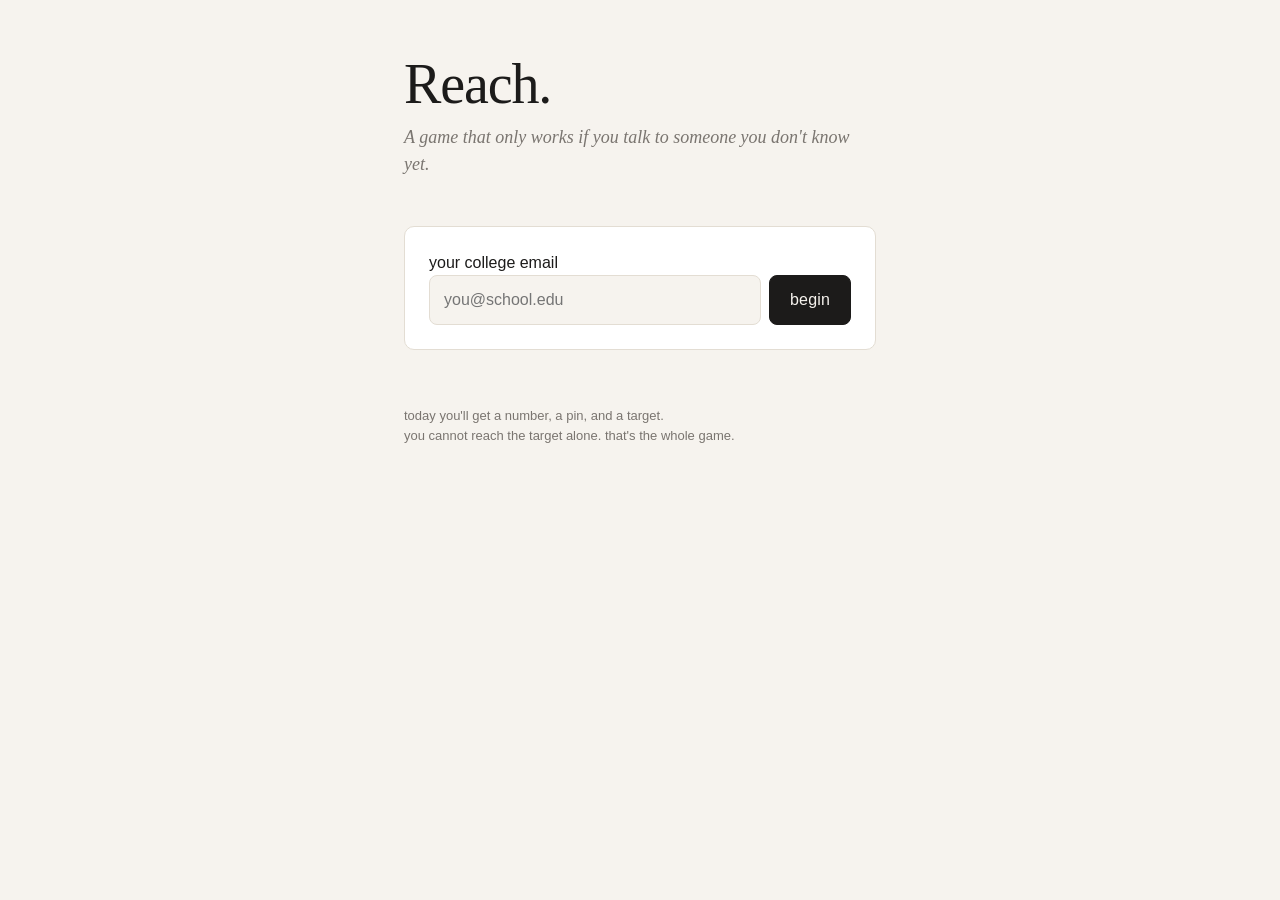
<file: index.html>
<!doctype html>
<html lang="en">
<head>
  <meta charset="utf-8" />
  <meta name="viewport" content="width=device-width, initial-scale=1" />
  <title>Reach</title>
  <link rel="stylesheet" href="css/styles.css?v=3" />
</head>
<body class="landing">
  <main>
    <header>
      <h1>Reach.</h1>
      <p class="tagline">A game that only works if you talk to someone you don't know yet.</p>
    </header>

    <section class="card">
      <label for="email">your college email</label>
      <form id="signin">
        <input id="email" name="email" type="email" autocomplete="email"
               placeholder="you@school.edu" required />
        <button type="submit">begin</button>
      </form>
      <p id="error" class="error" hidden></p>
    </section>

    <footer>
      <p>today you'll get a number, a pin, and a target.<br/>
         you cannot reach the target alone. that's the whole game.</p>
    </footer>
  </main>
  <script src="js/identity.js?v=3"></script>
  <script src="js/storage.js?v=3"></script>
  <script src="js/landing.js?v=3"></script>
</body>
</html>
</file>
<file: css/styles.css>
:root {
  --bg: #f6f3ee;
  --ink: #1c1b1a;
  --muted: #7a7570;
  --line: #e3ddd3;
  --accent: #c4502b;
  --good: #3f7d3f;
  --bad: #a23c2a;
  --serif: "Iowan Old Style", "Palatino", "Georgia", serif;
  --sans: -apple-system, BlinkMacSystemFont, "Inter", "Helvetica Neue", sans-serif;
  --mono: "SF Mono", "Menlo", "Consolas", monospace;
}

* { box-sizing: border-box; }

html, body {
  margin: 0;
  padding: 0;
  background: var(--bg);
  color: var(--ink);
  font-family: var(--sans);
  font-size: 16px;
  line-height: 1.5;
  -webkit-font-smoothing: antialiased;
}

main {
  max-width: 520px;
  margin: 0 auto;
  padding: 56px 24px 80px;
}

h1 {
  font-family: var(--serif);
  font-weight: 500;
  font-size: 56px;
  line-height: 1;
  letter-spacing: -0.02em;
  margin: 0 0 12px;
}

h2 {
  font-family: var(--serif);
  font-weight: 500;
  font-size: 20px;
  letter-spacing: -0.01em;
  margin: 0 0 4px;
}

p { margin: 0 0 12px; }

.tagline {
  font-family: var(--serif);
  font-style: italic;
  font-size: 18px;
  color: var(--muted);
  margin: 0 0 48px;
}

.sub {
  color: var(--muted);
  font-size: 14px;
  margin: 0 0 16px;
}

.label {
  display: block;
  font-size: 11px;
  text-transform: uppercase;
  letter-spacing: 0.14em;
  color: var(--muted);
  margin-bottom: 6px;
}

.big {
  font-family: var(--serif);
  font-size: 44px;
  line-height: 1;
  letter-spacing: -0.01em;
}

.mono { font-family: var(--mono); letter-spacing: 0.04em; font-size: 30px; }

.card {
  background: #fff;
  border: 1px solid var(--line);
  border-radius: 10px;
  padding: 24px;
  margin-bottom: 20px;
}

form { margin: 0; }

input, button {
  font: inherit;
  font-family: var(--sans);
}

input {
  width: 100%;
  padding: 12px 14px;
  background: var(--bg);
  border: 1px solid var(--line);
  border-radius: 8px;
  color: var(--ink);
  outline: none;
  transition: border-color 0.15s;
}

input:focus { border-color: var(--accent); }

button {
  padding: 12px 20px;
  background: var(--ink);
  color: var(--bg);
  border: 1px solid var(--ink);
  border-radius: 8px;
  cursor: pointer;
  letter-spacing: 0.01em;
  transition: opacity 0.15s, transform 0.1s;
}

button:hover { opacity: 0.88; }
button:active { transform: translateY(1px); }
button:disabled { opacity: 0.4; cursor: not-allowed; }

button.ghost {
  background: transparent;
  color: var(--muted);
  border: 1px solid var(--line);
  padding: 6px 12px;
  font-size: 13px;
}

.error {
  color: var(--bad);
  font-size: 14px;
  margin-top: 12px;
}

footer {
  margin-top: 56px;
  color: var(--muted);
  font-size: 13px;
  text-align: left;
}

/* landing */
.landing #signin {
  display: flex;
  gap: 8px;
  align-items: stretch;
}
.landing #signin input { flex: 1; }

/* play */
nav {
  display: flex;
  justify-content: space-between;
  align-items: center;
  margin-bottom: 32px;
}
#who { color: var(--muted); font-size: 13px; }

.score-panel { margin-bottom: 32px; }
.score-row {
  display: flex;
  align-items: center;
  gap: 24px;
}
.score-block { flex: 1; }
.score-block .big { display: block; }
.arrow { font-family: var(--serif); color: var(--muted); font-size: 24px; }

.streak-row {
  margin-top: 16px;
  display: flex;
  justify-content: space-between;
  font-size: 13px;
  color: var(--muted);
}

.status.good { color: var(--good); }
.status.bad { color: var(--bad); }

.you-card .you-grid {
  display: grid;
  grid-template-columns: 1fr 1.4fr;
  gap: 24px;
  align-items: end;
}

#use-form .row {
  display: grid;
  grid-template-columns: 1fr 1.6fr;
  gap: 12px;
}
#use-form label { display: block; }
#use-form label span { display: block; font-size: 11px; text-transform: uppercase;
  letter-spacing: 0.14em; color: var(--muted); margin-bottom: 6px; }
.pin-boxes {
  display: flex;
  gap: 8px;
}
.pin-box {
  width: 48px;
  height: 56px;
  padding: 0;
  text-align: center;
  font-family: var(--mono);
  font-size: 26px;
  letter-spacing: 0;
  background: var(--bg);
  border: 1px solid var(--line);
  border-radius: 8px;
  color: var(--ink);
  outline: none;
  transition: border-color 0.15s, transform 0.1s;
}
.pin-box:focus { border-color: var(--accent); }
.pin-box.filled { border-color: var(--ink); }

#use-form .actions {
  display: flex; gap: 8px; margin-top: 16px;
}
#use-form .actions button { flex: 1; }
#use-form .actions button[data-op="sub"] {
  background: transparent; color: var(--ink);
}

button.concede {
  display: block;
  margin: 16px auto 0;
  font-size: 12px;
}

.roster-list { list-style: none; padding: 0; margin: 0; }
.roster-list li {
  display: grid;
  grid-template-columns: 1.4fr auto auto;
  gap: 12px;
  align-items: baseline;
  padding: 10px 0;
  border-bottom: 1px solid var(--line);
  font-size: 14px;
}
.roster-list li:last-child { border-bottom: none; }
.roster-list .email { color: var(--muted); overflow: hidden; text-overflow: ellipsis; white-space: nowrap; }
.roster-list .val { font-family: var(--serif); font-size: 20px; color: var(--ink); }
.roster-list .pn { font-family: var(--mono); font-size: 14px; color: var(--ink); letter-spacing: 0.05em; }
.roster-list .cooldown { color: var(--muted); font-style: italic; font-size: 12px; }

.history { margin-top: 8px; }
.history ul { list-style: none; padding: 0; margin: 0; }
.history li {
  padding: 10px 0;
  border-bottom: 1px solid var(--line);
  font-size: 14px;
  display: flex;
  justify-content: space-between;
  color: var(--muted);
}
.history li:last-child { border-bottom: none; }
.history li .op { color: var(--ink); font-family: var(--mono); }

.won footer p, .lost footer p { font-family: var(--serif); font-style: italic; font-size: 16px; color: var(--ink); }

/* confetti canvas */
canvas.confetti {
  position: fixed;
  inset: 0;
  pointer-events: none;
  z-index: 9998;
}

/* celebration overlay */
.celebration {
  position: fixed;
  inset: 0;
  z-index: 9999;
  display: flex;
  align-items: center;
  justify-content: center;
  background: rgba(246, 243, 238, 0.78);
  backdrop-filter: blur(6px);
  -webkit-backdrop-filter: blur(6px);
  animation: fadein 0.25s ease-out;
}
.celebration-card {
  background: #fff;
  border: 1px solid var(--line);
  border-radius: 14px;
  padding: 40px 36px 32px;
  text-align: center;
  max-width: 380px;
  box-shadow: 0 20px 60px rgba(28, 27, 26, 0.18);
  animation: pop 0.45s cubic-bezier(.2,1.2,.3,1);
}
.celebration-card .kicker {
  font-size: 11px;
  text-transform: uppercase;
  letter-spacing: 0.22em;
  color: var(--accent);
  margin-bottom: 12px;
}
.celebration-card h2 {
  font-family: var(--serif);
  font-size: 36px;
  line-height: 1.1;
  margin: 0 0 12px;
  letter-spacing: -0.02em;
}
.celebration-card p {
  color: var(--muted);
  font-family: var(--serif);
  font-style: italic;
  font-size: 16px;
  margin: 0 0 24px;
}
.celebration-card .stats {
  display: flex;
  justify-content: center;
  gap: 28px;
  margin-bottom: 24px;
}
.celebration-card .stat { text-align: center; }
.celebration-card .stat .num {
  display: block;
  font-family: var(--serif);
  font-size: 40px;
  line-height: 1;
}
.celebration-card .stat .lbl {
  font-size: 10px;
  text-transform: uppercase;
  letter-spacing: 0.18em;
  color: var(--muted);
  margin-top: 6px;
  display: block;
}
.celebration-card button { width: 100%; }

@keyframes fadein { from { opacity: 0; } to { opacity: 1; } }
@keyframes pop {
  0% { transform: scale(0.6); opacity: 0; }
  60% { transform: scale(1.04); opacity: 1; }
  100% { transform: scale(1); }
}

@media (max-width: 480px) {
  main { padding: 32px 20px 60px; }
  h1 { font-size: 44px; }
  .big { font-size: 36px; }
  .mono { font-size: 24px; }
  .you-card .you-grid { grid-template-columns: 1fr; gap: 16px; }
  #use-form .row { grid-template-columns: 1fr; }
  .landing #signin { flex-direction: column; }
}
</file>
